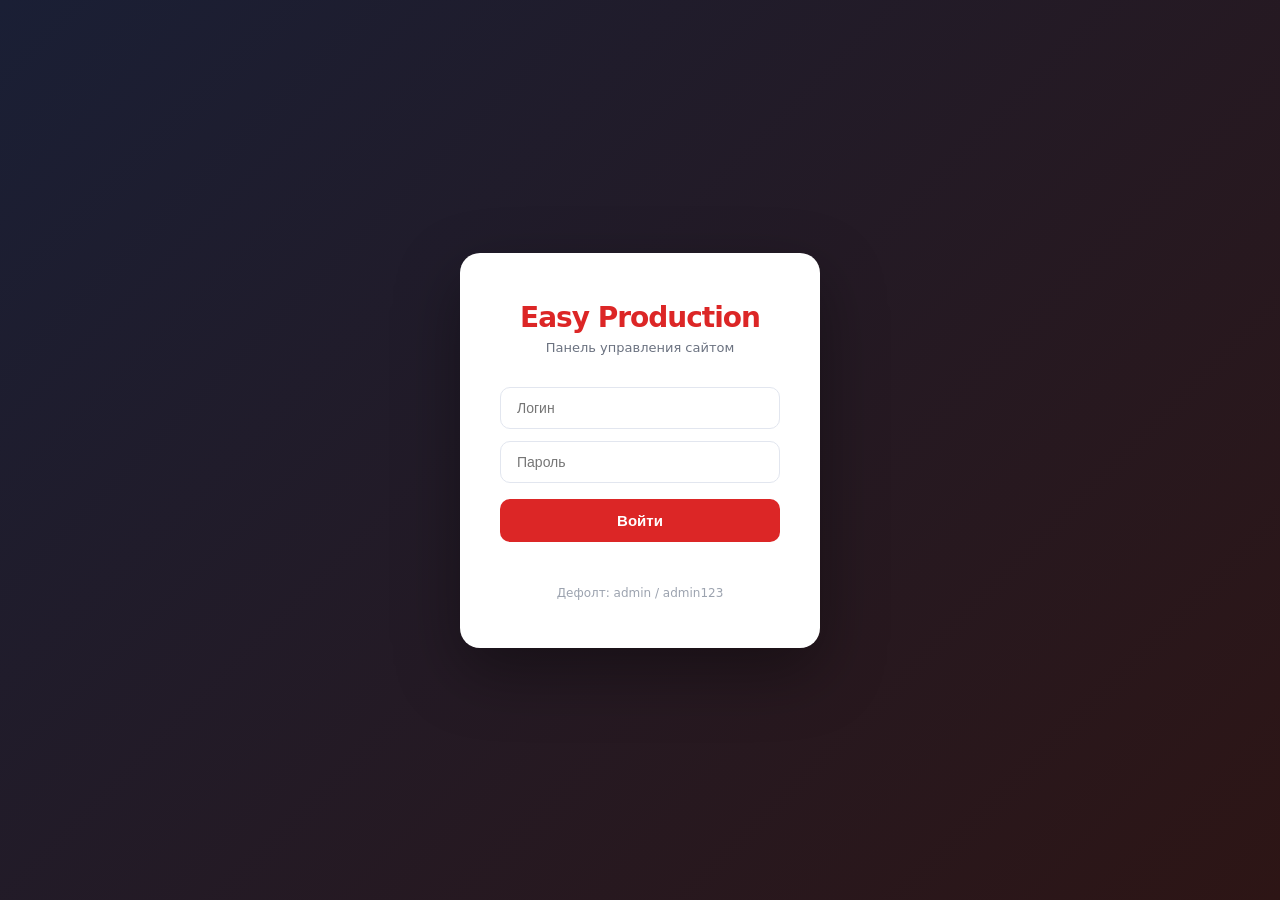
<file: admin.html>
<!DOCTYPE html>
<html lang="ru">
<head>
  <meta charset="UTF-8" />
  <meta name="viewport" content="width=device-width, initial-scale=1.0" />
  <title>Easy Production — Админ-панель</title>
  <style>
    *, *::before, *::after { box-sizing: border-box; margin: 0; padding: 0; }

    :root {
      --a-bg:      #F4F6FA;
      --a-surface: #FFFFFF;
      --a-border:  #E2E6EF;
      --a-accent:  #DC2626;
      --a-accent2: #B91C1C;
      --a-text:    #111827;
      --a-text2:   #6B7280;
      --a-sidebar: #1E2130;
      --a-sidebar2:#282D42;
      --a-success: #16A34A;
      --a-warn:    #D97706;
      --r:         10px;
      --shadow:    0 1px 3px rgba(0,0,0,.10), 0 4px 16px rgba(0,0,0,.06);
    }

    body { font-family: 'Inter', system-ui, sans-serif; font-size: 14px; background: var(--a-bg); color: var(--a-text); height: 100vh; overflow: hidden; }

    /* ── LOGIN ─────────────────────────────────────────────────────────────── */
    #loginScreen {
      display: flex; align-items: center; justify-content: center;
      height: 100vh;
      background: linear-gradient(135deg, #1a1f35 0%, #2d1515 100%);
    }
    .login-box {
      background: white; border-radius: 20px; padding: 48px 40px;
      width: 360px; text-align: center; box-shadow: 0 24px 64px rgba(0,0,0,.35);
    }
    .login-logo { font-size: 28px; font-weight: 800; color: var(--a-accent); letter-spacing: -1px; margin-bottom: 6px; }
    .login-sub { color: var(--a-text2); font-size: 13px; margin-bottom: 32px; }
    .login-box input {
      width: 100%; padding: 12px 16px; border: 1.5px solid var(--a-border);
      border-radius: var(--r); font-size: 14px; margin-bottom: 12px;
      transition: border-color .2s;
    }
    .login-box input:focus { outline: none; border-color: var(--a-accent); }
    .login-btn {
      width: 100%; padding: 13px; background: var(--a-accent); color: white;
      border: none; border-radius: var(--r); font-size: 15px; font-weight: 600;
      cursor: pointer; transition: background .2s; margin-top: 4px;
    }
    .login-btn:hover { background: var(--a-accent2); }
    .login-error { color: var(--a-accent); font-size: 13px; margin-top: 10px; min-height: 18px; }

    /* ── ADMIN SHELL ───────────────────────────────────────────────────────── */
    #adminApp { display: none; flex-direction: column; height: 100vh; }

    /* Topbar */
    .topbar {
      display: flex; align-items: center; gap: 12px;
      background: var(--a-surface); border-bottom: 1px solid var(--a-border);
      padding: 0 20px; height: 56px; flex-shrink: 0;
      box-shadow: var(--shadow);
    }
    .topbar__logo { font-weight: 800; font-size: 16px; color: var(--a-accent); letter-spacing: -.5px; margin-right: auto; }
    .topbar__logo span { color: var(--a-text); font-weight: 400; font-size: 13px; margin-left: 8px; }
    .tb-btn {
      padding: 7px 16px; border-radius: 8px; font-size: 13px; font-weight: 500;
      cursor: pointer; border: 1.5px solid transparent; transition: all .18s;
    }
    .tb-btn--ghost { border-color: var(--a-border); background: transparent; color: var(--a-text2); }
    .tb-btn--ghost:hover { border-color: var(--a-text2); color: var(--a-text); }
    .tb-btn--primary { background: var(--a-accent); color: white; }
    .tb-btn--primary:hover { background: var(--a-accent2); }
    .tb-btn--success { background: var(--a-success); color: white; border-color: var(--a-success); }
    .save-status { font-size: 12px; color: var(--a-text2); }

    /* Layout */
    .admin-body { display: flex; flex: 1; overflow: hidden; }

    /* Sidebar */
    .sidebar {
      width: 220px; background: var(--a-sidebar); color: #CBD5E1;
      flex-shrink: 0; overflow-y: auto; padding: 16px 0;
    }
    .sidebar__section { font-size: 10px; font-weight: 700; letter-spacing: 1.2px;
      color: #64748B; padding: 16px 20px 6px; text-transform: uppercase; }
    .sidebar__link {
      display: flex; align-items: center; gap: 10px;
      padding: 9px 20px; cursor: pointer; font-size: 13.5px; border-radius: 0;
      transition: background .15s, color .15s; color: #94A3B8;
    }
    .sidebar__link:hover { background: var(--a-sidebar2); color: white; }
    .sidebar__link.active { background: rgba(220,38,38,.18); color: #FCA5A5; font-weight: 600; }
    .sidebar__link .icon { width: 16px; text-align: center; }
    .sidebar__link--between { justify-content: space-between; }
    .sidebar__link-inner { display: flex; align-items: center; gap: 10px; }

    /* Main editor area */
    .editor-area {
      flex: 1; overflow-y: auto; padding: 28px 32px;
    }
    .editor-panel { display: none; }
    .editor-panel.active { display: block; }

    .panel-title { font-size: 20px; font-weight: 700; margin-bottom: 6px; }
    .panel-desc { color: var(--a-text2); font-size: 13px; margin-bottom: 24px; }

    /* Form components */
    .field-group { margin-bottom: 20px; }
    .field-group label { display: block; font-size: 12px; font-weight: 600; color: var(--a-text2); margin-bottom: 6px; text-transform: uppercase; letter-spacing: .6px; }
    .field-group input[type="text"],
    .field-group input[type="color"],
    .field-group input[type="url"],
    .field-group textarea,
    .field-group select {
      width: 100%; padding: 10px 14px; border: 1.5px solid var(--a-border);
      border-radius: 8px; font-size: 14px; font-family: inherit;
      background: var(--a-surface); transition: border-color .2s; color: var(--a-text);
    }
    .field-group input:focus,
    .field-group textarea:focus,
    .field-group select:focus { outline: none; border-color: var(--a-accent); }
    .field-group textarea { resize: vertical; min-height: 80px; }
    .field-group input[type="color"] { height: 44px; padding: 4px 6px; cursor: pointer; }

    .fields-grid { display: grid; grid-template-columns: 1fr 1fr; gap: 16px; }
    .fields-grid.cols3 { grid-template-columns: 1fr 1fr 1fr; }

    .card { background: var(--a-surface); border-radius: var(--r); border: 1px solid var(--a-border); padding: 20px; margin-bottom: 16px; box-shadow: var(--shadow); }
    .card__header { display: flex; justify-content: space-between; align-items: center; margin-bottom: 16px; }
    .card__title { font-weight: 700; font-size: 15px; }

    /* Table for calc config */
    .config-table { width: 100%; border-collapse: collapse; }
    .config-table th { font-size: 11px; font-weight: 700; color: var(--a-text2); text-transform: uppercase; letter-spacing: .6px; padding: 8px 12px; text-align: left; border-bottom: 2px solid var(--a-border); }
    .config-table td { padding: 6px 8px; border-bottom: 1px solid var(--a-border); }
    .config-table td input { width: 100%; padding: 6px 10px; border: 1.5px solid var(--a-border); border-radius: 6px; font-size: 13px; font-family: inherit; }
    .config-table td input:focus { outline: none; border-color: var(--a-accent); }

    /* Portfolio item list */
    .portfolio-item {
      display: grid; grid-template-columns: 1fr 1fr 1fr 100px; gap: 10px;
      align-items: center; padding: 10px 0; border-bottom: 1px solid var(--a-border);
    }
    .portfolio-item:last-child { border-bottom: none; }
    .btn-icon { background: none; border: 1.5px solid var(--a-border); border-radius: 6px; padding: 5px 10px; cursor: pointer; font-size: 13px; color: var(--a-text2); transition: all .15s; }
    .btn-icon:hover { border-color: var(--a-accent); color: var(--a-accent); }
    .btn-icon.danger:hover { border-color: #EF4444; color: #EF4444; }

    /* FAQ item */
    .faq-item { background: var(--a-surface); border: 1px solid var(--a-border); border-radius: var(--r); padding: 16px; margin-bottom: 12px; }
    .faq-item__row { display: flex; justify-content: space-between; align-items: center; margin-bottom: 10px; }
    .faq-num { font-size: 11px; font-weight: 700; color: var(--a-text2); text-transform: uppercase; }

    /* Toast notification */
    #toast {
      position: fixed; bottom: 24px; right: 24px; padding: 12px 20px;
      border-radius: 10px; font-size: 14px; font-weight: 500;
      opacity: 0; transform: translateY(10px);
      transition: all .3s; pointer-events: none; z-index: 9999;
    }
    #toast.show { opacity: 1; transform: translateY(0); }
    #toast.success { background: var(--a-success); color: white; }
    #toast.error { background: var(--a-accent); color: white; }

    /* Color preview */
    .color-preview { display: flex; align-items: center; gap: 10px; }
    .color-preview .swatch { width: 32px; height: 32px; border-radius: 50%; border: 2px solid var(--a-border); }

    hr.sep { border: none; border-top: 1px solid var(--a-border); margin: 20px 0; }

    .badge { display: inline-block; font-size: 11px; font-weight: 600; padding: 2px 8px; border-radius: 20px; background: rgba(220,38,38,.12); color: var(--a-accent); margin-left: 8px; }

    /* Scrollbar */
    ::-webkit-scrollbar { width: 6px; }
    ::-webkit-scrollbar-track { background: transparent; }
    ::-webkit-scrollbar-thumb { background: var(--a-border); border-radius: 3px; }

    /* ── Photo upload UI ─────────────────────────────────────────────────────── */
    .upload-area { display: flex; align-items: center; gap: 10px; margin-bottom: 14px; padding: 12px; background: var(--a-bg); border: 1.5px dashed var(--a-border); border-radius: 10px; }
    .upload-area--compact { padding: 6px 8px; margin-bottom: 0; background: transparent; border: none; }
    .upload-thumb { width: 72px; height: 72px; border-radius: 10px; object-fit: cover; border: 1.5px solid var(--a-border); flex-shrink: 0; display: none; }
    .upload-area--compact .upload-thumb { width: 48px; height: 48px; border-radius: 6px; }
    #aboutImgArea .upload-thumb { width: 96px; height: 72px; }
    [data-img-remove] { display: none; }
    .upload-area__hint { margin: 0; font-size: 11px; }
    .upload-placeholder { width: 72px; height: 72px; border-radius: 10px; border: 1.5px dashed var(--a-border); background: var(--a-surface); display: flex; align-items: center; justify-content: center; font-size: 20px; color: var(--a-text2); flex-shrink: 0; }
    .upload-area--compact .upload-placeholder { width: 48px; height: 48px; font-size: 16px; border-radius: 6px; }
    .upload-actions { display: flex; flex-direction: column; gap: 6px; }
    .portfolio-input { padding: 6px 10px; border: 1.5px solid var(--a-border); border-radius: 6px; font-size: 13px; width: 100%; font-family: inherit; }
    .portfolio-input:focus { outline: none; border-color: var(--a-accent); }
    /* Override portfolio-row grid to include photo column */
    .portfolio-row { grid-template-columns: 160px 1fr 1fr 1fr 80px 36px !important; align-items: start; }
    .portfolio-table-header { grid-template-columns: 160px 2fr 2fr 2fr 80px 36px !important; }

    /* ── Utility classes (replaces inline styles) ──────────────────────────── */
    .login-hint { margin-top: 16px; color: #9CA3AF; font-size: 12px; }
    .card__title--mb  { margin-bottom: 16px; }
    .card__title--mb12 { margin-bottom: 12px; }
    .card__title--mb8  { margin-bottom: 8px; }
    .portfolio-table-header {
      display: grid; grid-template-columns: 82px 2fr 2fr 2fr 80px 36px;
      gap: 8px; padding: 8px 0; border-bottom: 2px solid var(--a-border);
      font-size: 11px; font-weight: 700; color: var(--a-text2);
      text-transform: uppercase; letter-spacing: .6px;
    }
    .btn-icon--mt { margin-top: 8px; }
    .hex-display { font-family: monospace; font-size: 13px; }
    .card--danger { background: rgba(220,38,38,.05); border-color: rgba(220,38,38,.2); }
    .card__hint { color: var(--a-text2); font-size: 13px; margin-bottom: 12px; }
    .code--accent { font-size: 12px; color: var(--a-accent); }
    .tb-btn--danger { background: #EF4444; color: white; border-color: #EF4444; }
    .tb-btn--danger:hover { background: #DC2626; border-color: #DC2626; }

    /* ── Photo thumb grid ────────────────────────────────────────────────────── */
    .photo-thumb-grid { display: flex; flex-wrap: wrap; gap: 8px; margin-bottom: 8px; }
    .photo-thumb-item { position: relative; }
    .photo-thumb-item img { width: 72px; height: 72px; object-fit: cover; border-radius: 8px; border: 1.5px solid var(--a-border); display: block; }
    .photo-thumb-remove { position: absolute; top: -6px; right: -6px; width: 20px; height: 20px; border-radius: 50%; background: var(--a-accent); color: white; border: none; cursor: pointer; font-size: 11px; display: flex; align-items: center; justify-content: center; padding: 0; }
    .photo-thumb-remove:hover { background: var(--a-accent2); }

    /* ── Model status indicators ─────────────────────────────────────────────── */
    .model-status--ok   { color: var(--a-success); font-size: 12px; font-weight: 600; }
    .model-status--none { color: var(--a-text2);   font-size: 12px; }

    /* ── Design panel helpers ─────────────────────────────────────────────────── */
    .hidden-field         { display: none; }
    .field-group--mt      { margin-top: 12px; }
    .upload-area--mb      { margin-bottom: 8px; }
    .hint--sm             { font-size: 11px; }
    .bg-preview-thumb     { width: 120px; height: 80px; object-fit: cover; border-radius: 8px; border: 1.5px solid var(--a-border); }
    .font-preview-box     { margin-top: 10px; padding: 12px; border: 1.5px solid var(--a-border); border-radius: 8px; font-size: 18px; }

    /* ── Mobile responsive ────────────────────────────────────────────────────── */
    .topbar__hamburger {
      display: none; align-items: center; justify-content: center;
      width: 40px; height: 40px; border: none; background: transparent;
      cursor: pointer; border-radius: 8px; color: var(--a-text); font-size: 20px;
      flex-shrink: 0; transition: background .15s;
    }
    .topbar__hamburger:hover { background: var(--a-bg); }
    .sidebar-overlay {
      display: none; position: fixed; inset: 0; background: rgba(0,0,0,.45);
      z-index: 200; cursor: pointer;
    }
    .sidebar-overlay.open { display: block; }

    @media (max-width: 768px) {
      body { overflow: auto; }
      #adminApp { height: auto; min-height: 100vh; overflow: auto; }
      .topbar__hamburger { display: flex; }
      .topbar { padding: 0 12px; gap: 8px; }
      .topbar__logo span { display: none; }
      .save-status { display: none; }
      /* Hide export + preview on mobile; keep Save + Logout */
      .tb-btn--ghost.hide-mobile { display: none; }

      /* Sidebar becomes fixed overlay */
      .sidebar {
        position: fixed; top: 0; left: 0; bottom: 0;
        z-index: 300; transform: translateX(-100%);
        transition: transform .25s ease; box-shadow: none;
        width: 240px;
      }
      .sidebar.open {
        transform: translateX(0);
        box-shadow: 4px 0 24px rgba(0,0,0,.35);
      }

      .admin-body { flex-direction: column; overflow: auto; }
      .editor-area { padding: 16px 14px; overflow: visible; }

      /* Fields grid → single col */
      .fields-grid { grid-template-columns: 1fr !important; }

      /* Portfolio table → horizontal scroll */
      .portfolio-table-header,
      #portfolioList { overflow-x: auto; }
      .portfolio-row,
      .portfolio-table-header {
        grid-template-columns: 120px 1fr 1fr 80px 36px !important;
        min-width: 520px;
      }

      /* Config tables → horizontal scroll */
      .card { overflow-x: auto; }
      .config-table { min-width: 480px; }

      /* Cards smaller padding */
      .card { padding: 14px 12px; }
      .order-card__header { padding: 12px 14px 8px; }
      .order-card__body { padding: 10px 14px; }
      .order-card__actions { padding: 8px 14px 12px; }

      /* Touch-friendly buttons */
      .tb-btn { min-height: 40px; padding: 7px 12px; font-size: 12px; }
      .btn-icon { min-height: 36px; min-width: 36px; }
      .btn-order-action { min-height: 40px; }
      .sidebar__link { min-height: 44px; }

      /* Login box full width */
      .login-box { width: calc(100vw - 32px); padding: 36px 24px; }
    }

    @media (max-width: 480px) {
      .editor-area { padding: 12px 10px; }
      .panel-title { font-size: 17px; }
      .topbar { height: 50px; }
    }

    /* ── Orders badge ─────────────────────────────────────────────────────────── */
    .orders-badge {
      display: inline-flex; align-items: center; justify-content: center;
      min-width: 18px; height: 18px; padding: 0 5px;
      background: var(--a-accent); color: white; border-radius: 9px;
      font-size: 11px; font-weight: 700; margin-left: auto;
    }

    /* ── Order cards ──────────────────────────────────────────────────────────── */
    #ordersContainer { display: flex; flex-direction: column; gap: 16px; }
    .orders-empty { color: var(--a-text2); font-size: 14px; padding: 24px 0; text-align: center; }
    .order-card {
      border: 1.5px solid var(--a-border); border-radius: 14px; background: var(--a-surface);
      overflow: hidden; transition: box-shadow .2s;
    }
    .order-card--new { border-color: #FBBF24; box-shadow: 0 0 0 3px rgba(251,191,36,.12); }
    .order-card__header {
      display: flex; align-items: center; justify-content: space-between;
      padding: 14px 18px 10px; border-bottom: 1px solid var(--a-border);
      gap: 12px; flex-wrap: wrap;
    }
    .order-card__name { font-weight: 700; font-size: 15px; margin-right: 8px; }
    .order-badge-new  { display: inline-block; padding: 2px 10px; border-radius: 20px; background: #FEF3C7; color: #92400E; font-size: 11px; font-weight: 700; }
    .order-badge-done { display: inline-block; padding: 2px 10px; border-radius: 20px; background: #D1FAE5; color: #065F46; font-size: 11px; font-weight: 700; }
    .order-card__date { font-size: 12px; color: var(--a-text2); white-space: nowrap; }
    .order-card__design img { width: 100%; max-height: 180px; object-fit: contain; background: #f8f9fc; border-bottom: 1px solid var(--a-border); display: block; }
    .order-card__body { padding: 12px 18px; display: flex; flex-direction: column; gap: 6px; }
    .order-card__row { display: flex; gap: 8px; font-size: 13px; align-items: flex-start; }
    .order-card__row a { color: var(--a-accent); text-decoration: none; }
    .order-card__comment { color: var(--a-text2); }
    .order-card__quote { font-size: 12px; color: var(--a-text2); background: var(--a-bg); border-radius: 8px; padding: 6px 10px; }
    .order-card__source { font-size: 11px; color: var(--a-text2); margin-top: 4px; }
    .order-card__actions { display: flex; gap: 8px; padding: 10px 18px 14px; flex-wrap: wrap; }
    .btn-order-action { padding: 7px 16px; border-radius: 8px; border: 1.5px solid; font-size: 13px; font-weight: 500; cursor: pointer; transition: all .15s; }
    .btn-order-done { border-color: #16A34A; color: #16A34A; background: transparent; }
    .btn-order-done:hover { background: #16A34A; color: white; }
    .btn-order-del  { border-color: var(--a-border); color: var(--a-text2); background: transparent; }
    .btn-order-del:hover  { border-color: var(--a-accent); color: var(--a-accent); }
  </style>
</head>
<body>

<!-- ── LOGIN SCREEN ────────────────────────────────────────────────────────── -->
<div id="loginScreen">
  <div class="login-box">
    <div class="login-logo">Easy Production</div>
    <div class="login-sub">Панель управления сайтом</div>
    <input type="text" id="loginUser" placeholder="Логин" autocomplete="username" />
    <input type="password" id="loginPass" placeholder="Пароль" autocomplete="current-password" />
    <button class="login-btn" onclick="Auth.doLogin()">Войти</button>
    <div class="login-error" id="loginError"></div>
    <div class="login-hint">Дефолт: admin / admin123</div>
  </div>
</div>

<!-- ── ADMIN APP ───────────────────────────────────────────────────────────── -->
<div id="adminApp">

  <!-- Topbar -->
  <header class="topbar">
    <button class="topbar__hamburger" id="sidebarToggle" aria-label="Открыть меню">&#9776;</button>
    <div class="topbar__logo">EP Admin <span>Панель управления</span></div>
    <span class="save-status" id="saveStatus"></span>
    <button class="tb-btn tb-btn--ghost hide-mobile" onclick="Admin.preview()">👁 Превью</button>
    <button class="tb-btn tb-btn--ghost hide-mobile" onclick="Admin.exportJSON()">⬇ JSON</button>
    <button class="tb-btn tb-btn--primary" onclick="Admin.save()">💾 Сохранить</button>
    <button class="tb-btn tb-btn--ghost" onclick="Auth.logout()">Выйти</button>
  </header>

  <div class="admin-body">

    <!-- Sidebar overlay (mobile) -->
    <div class="sidebar-overlay" id="sidebarOverlay"></div>

    <!-- Sidebar -->
    <nav class="sidebar" id="adminSidebar">
      <div class="sidebar__section">Заявки</div>
      <div class="sidebar__link sidebar__link--between" onclick="Admin.show('orders')" data-panel="orders">
        <span class="sidebar__link-inner"><span class="icon">📥</span>Заявки</span>
        <span class="orders-badge" id="ordersBadge" hidden>0</span>
      </div>
      <div class="sidebar__section">Контент</div>
      <div class="sidebar__link active" onclick="Admin.show('hero')" data-panel="hero"><span class="icon">🏠</span>Главная (Hero)</div>
      <div class="sidebar__link" onclick="Admin.show('about')" data-panel="about"><span class="icon">ℹ️</span>О студии</div>
      <div class="sidebar__link" onclick="Admin.show('services')" data-panel="services"><span class="icon">🧵</span>Услуги</div>
      <div class="sidebar__link" onclick="Admin.show('process')" data-panel="process"><span class="icon">📋</span>Процесс</div>
      <div class="sidebar__link" onclick="Admin.show('portfolio')" data-panel="portfolio"><span class="icon">🖼</span>Портфолио</div>
      <div class="sidebar__link" onclick="Admin.show('faq')" data-panel="faq"><span class="icon">❓</span>FAQ</div>
      <div class="sidebar__link" onclick="Admin.show('contact')" data-panel="contact"><span class="icon">📬</span>Контакты</div>
      <div class="sidebar__section">Настройки</div>
      <div class="sidebar__link" onclick="Admin.show('models')" data-panel="models"><span class="icon">📦</span>3D Модели</div>
      <div class="sidebar__link" onclick="Admin.show('calculator')" data-panel="calculator"><span class="icon">🧮</span>Калькулятор</div>
      <div class="sidebar__link" onclick="Admin.show('design')" data-panel="design"><span class="icon">🎨</span>Дизайн</div>
    </nav>

    <!-- Editor area -->
    <main class="editor-area" id="editorArea">

      <!-- ORDERS -->
      <section class="editor-panel" id="panel-orders">
        <div class="panel-title">Заявки <span class="badge hidden-field" id="ordersPanelBadge"></span></div>
        <div class="panel-desc">Заявки от пользователей сайта — из формы заказа, конструктора и контакт-формы.</div>
        <div class="card">
          <div id="ordersContainer">
            <p class="orders-empty">Загрузка...</p>
          </div>
        </div>
      </section>

      <!-- HERO -->
      <section class="editor-panel active" id="panel-hero">
        <div class="panel-title">Главная секция (Hero)</div>
        <div class="panel-desc">Заголовок, подзаголовок, кнопки и статистика на главной странице.</div>
        <div class="card">
          <div class="card__title card__title--mb">Тексты</div>
          <div class="field-group"><label>Тег-строка (eyebrow)</label><input type="text" data-key="hero.eyebrow" /></div>
          <div class="fields-grid">
            <div class="field-group"><label>Заголовок — строка 1</label><input type="text" data-key="hero.titleLine1" /></div>
            <div class="field-group"><label>Заголовок — строка 2</label><input type="text" data-key="hero.titleLine2" /></div>
            <div class="field-group"><label>Заголовок — строка 3</label><input type="text" data-key="hero.titleLine3" /></div>
          </div>
          <div class="field-group"><label>Подзаголовок</label><textarea data-key="hero.subtitle"></textarea></div>
          <div class="fields-grid">
            <div class="field-group"><label>Кнопка 1 (CTA)</label><input type="text" data-key="hero.ctaPrimary" /></div>
            <div class="field-group"><label>Кнопка 2</label><input type="text" data-key="hero.ctaSecondary" /></div>
          </div>
          <div class="field-group">
            <label>Фото Hero (до 4 фото — слайдер на главной)</label>
            <div id="heroPhotosContainer"></div>
            <button class="btn-icon btn-icon--mt" onclick="uploadSectionPhotos('hero')">&#128247; Добавить фото</button>
          </div>
        </div>
        <div class="card">
          <div class="card__title card__title--mb">Статистика</div>
          <div class="fields-grid cols3">
            <div class="field-group"><label>Значение 1</label><input type="text" data-key="hero.stat1Value" /></div>
            <div class="field-group"><label>Подпись 1</label><input type="text" data-key="hero.stat1Label" /></div>
          </div>
          <div class="fields-grid cols3">
            <div class="field-group"><label>Значение 2</label><input type="text" data-key="hero.stat2Value" /></div>
            <div class="field-group"><label>Подпись 2</label><input type="text" data-key="hero.stat2Label" /></div>
          </div>
          <div class="fields-grid cols3">
            <div class="field-group"><label>Значение 3</label><input type="text" data-key="hero.stat3Value" /></div>
            <div class="field-group"><label>Подпись 3</label><input type="text" data-key="hero.stat3Label" /></div>
          </div>
        </div>
      </section>

      <!-- ABOUT -->
      <section class="editor-panel" id="panel-about">
        <div class="panel-title">О студии</div>
        <div class="panel-desc">Раздел с описанием компании и ключевыми преимуществами.</div>
        <div class="card">
          <div class="field-group"><label>Тег-строка</label><input type="text" data-key="about.label" /></div>
          <div class="field-group"><label>Заголовок</label><input type="text" data-key="about.title" /></div>
          <div class="field-group"><label>Абзац 1</label><textarea data-key="about.text1"></textarea></div>
          <div class="field-group"><label>Абзац 2</label><textarea data-key="about.text2"></textarea></div>
          <div class="field-group">
            <label>Фото студии (до 4 фото — слайдер в секции О нас)</label>
            <div id="aboutPhotosContainer"></div>
            <button class="btn-icon btn-icon--mt" onclick="uploadSectionPhotos('about')">&#128247; Добавить фото</button>
          </div>
          <hr class="sep">
          <div class="card__title card__title--mb">4 столпа</div>
          <div class="fields-grid">
            <div class="field-group"><label>Столп 1</label><input type="text" data-key="about.pillar1" /></div>
            <div class="field-group"><label>Столп 2</label><input type="text" data-key="about.pillar2" /></div>
            <div class="field-group"><label>Столп 3</label><input type="text" data-key="about.pillar3" /></div>
            <div class="field-group"><label>Столп 4</label><input type="text" data-key="about.pillar4" /></div>
          </div>
        </div>
      </section>

      <!-- SERVICES -->
      <section class="editor-panel" id="panel-services">
        <div class="panel-title">Услуги</div>
        <div class="panel-desc">Четыре карточки услуг.</div>
        <div class="card">
          <div class="fields-grid">
            <div class="field-group"><label>Тег-строка</label><input type="text" data-key="services.label" /></div>
            <div class="field-group"><label>Заголовок</label><input type="text" data-key="services.title" /></div>
          </div>
        </div>
        <div id="serviceCardsContainer"></div>
      </section>

      <!-- PROCESS -->
      <section class="editor-panel" id="panel-process">
        <div class="panel-title">Процесс работы</div>
        <div class="panel-desc">5 шагов от заявки до доставки.</div>
        <div class="card">
          <div class="fields-grid">
            <div class="field-group"><label>Тег-строка</label><input type="text" data-key="process.label" /></div>
            <div class="field-group"><label>Заголовок</label><input type="text" data-key="process.title" /></div>
          </div>
        </div>
        <div id="processStepsContainer"></div>
      </section>

      <!-- PORTFOLIO -->
      <section class="editor-panel" id="panel-portfolio">
        <div class="panel-title">Портфолио</div>
        <div class="panel-desc">Карточки работ. Изображения хранятся в IndexedDB (без ограничений).</div>
        <div class="card">
          <div class="fields-grid">
            <div class="field-group"><label>Тег-строка</label><input type="text" data-key="portfolio.label" /></div>
            <div class="field-group"><label>Заголовок</label><input type="text" data-key="portfolio.title" /></div>
          </div>
        </div>
        <div class="card">
          <div class="card__header">
            <div class="card__title">Проекты</div>
            <button class="btn-icon" onclick="Editor.addPortfolioItem()">+ Добавить</button>
          </div>
          <div class="portfolio-table-header">
            <span>Фото</span><span>Название</span><span>Клиент</span><span>Метод</span><span>Тег</span><span></span>
          </div>
          <div id="portfolioList"></div>
        </div>
      </section>

      <!-- FAQ -->
      <section class="editor-panel" id="panel-faq">
        <div class="panel-title">Часто задаваемые вопросы</div>
        <div class="panel-desc">Редактируйте вопросы и ответы.</div>
        <div class="card">
          <div class="fields-grid">
            <div class="field-group"><label>Тег-строка</label><input type="text" data-key="faq.label" /></div>
            <div class="field-group"><label>Заголовок</label><input type="text" data-key="faq.title" /></div>
          </div>
        </div>
        <div id="faqList"></div>
        <button class="btn-icon btn-icon--mt" onclick="Editor.addFaqItem()">+ Добавить вопрос</button>
      </section>

      <!-- CONTACT -->
      <section class="editor-panel" id="panel-contact">
        <div class="panel-title">Контакты</div>
        <div class="panel-desc">Контактная информация и ссылки.</div>
        <div class="card">
          <div class="fields-grid">
            <div class="field-group"><label>Тег-строка</label><input type="text" data-key="contact.label" /></div>
            <div class="field-group"><label>Заголовок</label><input type="text" data-key="contact.title" /></div>
          </div>
          <div class="field-group"><label>Описание</label><textarea data-key="contact.desc"></textarea></div>
          <hr class="sep">
          <div class="fields-grid">
            <div class="field-group"><label>Telegram URL</label><input type="url" data-key="contact.telegram" /></div>
            <div class="field-group"><label>WhatsApp URL</label><input type="url" data-key="contact.whatsapp" /></div>
            <div class="field-group"><label>Email</label><input type="text" data-key="contact.email" /></div>
            <div class="field-group"><label>Телефон</label><input type="text" data-key="contact.phone" /></div>
            <div class="field-group"><label>Адрес</label><input type="text" data-key="contact.address" /></div>
            <div class="field-group"><label>Часы работы</label><input type="text" data-key="contact.workHours" /></div>
          </div>
        </div>
      </section>

      <!-- 3D MODELS -->
      <section class="editor-panel" id="panel-models">
        <div class="panel-title">3D Модели конструктора <span class="badge">GLB</span></div>
        <div class="panel-desc">Загрузите .glb файлы для каждого вида одежды. Если модель загружена — она отображается в конструкторе на сайте вместо процедурной геометрии.</div>
        <div class="card">
          <div class="card__hint">Модели хранятся в IndexedDB браузера. Поддерживается любой .glb/.gltf файл. Текстура нанесения накладывается поверх модели автоматически.</div>
        </div>
        <div id="modelsContainer"></div>
      </section>

      <!-- CALCULATOR CONFIG -->
      <section class="editor-panel" id="panel-calculator">
        <div class="panel-title">Калькулятор <span class="badge">Цены</span></div>
        <div class="panel-desc">Базовая стоимость нанесения и все коэффициенты цен. Изменения вступают в силу сразу после сохранения.</div>
        <div class="card">
          <div class="card__title card__title--mb12">Базовая стоимость нанесения</div>
          <div class="fields-grid">
            <div class="field-group"><label>Базовая цена (₽)</label><input type="text" id="calc-printBase" /></div>
          </div>
        </div>
        <div class="card">
          <div class="card__title card__title--mb12">Изделия — базовые цены</div>
          <table class="config-table" id="calc-products"></table>
        </div>
        <div class="card">
          <div class="card__title card__title--mb12">Способы нанесения</div>
          <table class="config-table" id="calc-methods"></table>
        </div>
        <div class="card">
          <div class="card__title card__title--mb12">Размеры принта — надбавки (₽)</div>
          <table class="config-table" id="calc-sizes"></table>
        </div>
        <div class="card">
          <div class="card__title card__title--mb12">Скидки за объём</div>
          <table class="config-table" id="calc-tiers"></table>
        </div>
      </section>

      <!-- DESIGN -->
      <section class="editor-panel" id="panel-design">
        <div class="panel-title">Дизайн и настройки</div>
        <div class="panel-desc">Шрифт, цвета, фон и мета-данные. Все изменения применяются на сайте при загрузке страницы.</div>

        <!-- Meta -->
        <div class="card">
          <div class="card__title card__title--mb">Мета-данные</div>
          <div class="field-group"><label>Заголовок вкладки</label><input type="text" data-key="site.title" /></div>
          <div class="field-group"><label>Описание (meta)</label><textarea data-key="site.description"></textarea></div>
        </div>

        <!-- Colors -->
        <div class="card">
          <div class="card__title card__title--mb">Цвета</div>
          <div class="fields-grid">
            <div class="field-group">
              <label>Акцентный цвет</label>
              <div class="color-preview">
                <input type="color" data-key="site.accentColor" id="accentColorInput" value="#DC2626" />
                <span id="accentColorHex" class="hex-display">#DC2626</span>
              </div>
            </div>
            <div class="field-group">
              <label>Цвет текста</label>
              <div class="color-preview">
                <input type="color" data-key="site.textColor" id="textColorInput" value="#111111" />
                <span id="textColorHex" class="hex-display">#111111</span>
              </div>
            </div>
          </div>
        </div>

        <!-- Font -->
        <div class="card">
          <div class="card__title card__title--mb">Шрифт сайта</div>
          <div class="card__hint">Выберите гарнитуру. Google Fonts загружаются автоматически на основном сайте.</div>
          <div class="field-group field-group--mt">
            <label>Семейство шрифтов</label>
            <select data-key="site.fontFamily" id="fontFamilySelect">
              <option value="">— По умолчанию (Inter) —</option>
              <optgroup label="Системные">
                <option value="system-ui">System UI</option>
                <option value="Arial">Arial</option>
                <option value="Georgia">Georgia</option>
              </optgroup>
              <optgroup label="Google Fonts — Гротески">
                <option value="Roboto">Roboto</option>
                <option value="Open Sans">Open Sans</option>
                <option value="Lato">Lato</option>
                <option value="Montserrat">Montserrat</option>
                <option value="Poppins">Poppins</option>
                <option value="Raleway">Raleway</option>
                <option value="Nunito">Nunito</option>
                <option value="Oswald">Oswald</option>
                <option value="Mulish">Mulish</option>
              </optgroup>
              <optgroup label="Google Fonts — Засечки">
                <option value="Playfair Display">Playfair Display</option>
                <option value="Merriweather">Merriweather</option>
                <option value="PT Serif">PT Serif</option>
              </optgroup>
            </select>
          </div>
          <div id="fontPreviewBox" class="font-preview-box hidden-field">
            Быстрая бурая лиса перепрыгивает через ленивую собаку — Easy Production
          </div>
        </div>

        <!-- Background -->
        <div class="card">
          <div class="card__title card__title--mb">Фон сайта</div>
          <div class="field-group">
            <label>Тип фона</label>
            <select data-key="site.bgType" id="bgTypeSelect">
              <option value="">— По умолчанию —</option>
              <option value="color">Цвет</option>
              <option value="image">Фоновое фото</option>
            </select>
          </div>
          <div id="bgColorField" class="hidden-field">
            <div class="field-group">
              <label>Цвет фона</label>
              <div class="color-preview">
                <input type="color" data-key="site.bgColor" id="bgColorInput" value="#ffffff" />
                <span id="bgColorHex" class="hex-display">#ffffff</span>
              </div>
            </div>
          </div>
          <div id="bgImageField" class="hidden-field">
            <div class="field-group"><label>Фоновое изображение</label></div>
            <div class="upload-area upload-area--mb">
              <div class="upload-placeholder" id="bgImgPlaceholder">🖼</div>
              <img id="bgImgPreview" class="bg-preview-thumb hidden-field" alt="Фон" />
              <div class="upload-actions">
                <button class="btn-icon" onclick="uploadSiteBg()">📷 Загрузить фото</button>
                <button class="btn-icon danger hidden-field" id="bgImgRemove" onclick="removeSiteBg()">🗑 Удалить</button>
              </div>
            </div>
            <div class="card__hint hint--sm">Рекомендуется JPG, 1920×1080px+. Фото хранится в IndexedDB.</div>
          </div>
        </div>

        <div class="card card--danger">
          <div class="card__title card__title--mb8">🔑 Смена пароля</div>
          <div class="card__hint">Пароль хранится в admin/auth.js. Для смены отредактируйте файл напрямую.</div>
          <code class="code--accent">ADMIN_PASSWORD = 'admin123'</code>
        </div>
        <div class="card">
          <div class="card__title card__title--mb8">🗑 Сброс данных</div>
          <div class="card__hint">Удаляет все сохранённые изменения и возвращает исходные тексты.</div>
          <button class="tb-btn tb-btn--danger" onclick="Admin.reset()">Сбросить все изменения</button>
        </div>
      </section>

    </main>
  </div>
</div>

<div id="toast"></div>

<script src="js/db.js"></script>
<script src="admin/auth.js"></script>
<script src="admin/uploader.js"></script>
<script src="admin/editor.js"></script>
<script src="admin/calculator-config.js"></script>
<script>
  // ── Mobile sidebar toggle ──────────────────────────────────────────────────
  (function () {
    var toggle  = document.getElementById('sidebarToggle');
    var sidebar = document.getElementById('adminSidebar');
    var overlay = document.getElementById('sidebarOverlay');

    function openSidebar()  { sidebar.classList.add('open'); overlay.classList.add('open'); }
    function closeSidebar() { sidebar.classList.remove('open'); overlay.classList.remove('open'); }

    toggle.addEventListener('click', function () {
      sidebar.classList.contains('open') ? closeSidebar() : openSidebar();
    });
    overlay.addEventListener('click', closeSidebar);

    // Close sidebar when a nav link is clicked on mobile
    sidebar.addEventListener('click', function (e) {
      if (window.innerWidth <= 768 && e.target.closest('.sidebar__link')) {
        closeSidebar();
      }
    });
  }());

  // Boot
  if (Auth.isAuthenticated()) {
    document.getElementById('loginScreen').style.display = 'none';
    document.getElementById('adminApp').style.display = 'flex';
    Admin.init();
  }

  document.getElementById('loginUser').addEventListener('keydown', e => { if (e.key === 'Enter') document.getElementById('loginPass').focus(); });
  document.getElementById('loginPass').addEventListener('keydown', e => { if (e.key === 'Enter') Auth.doLogin(); });

  // Color pickers — live hex display
  document.addEventListener('input', e => {
    const key = e.target.dataset.key;
    if (key === 'site.accentColor') document.getElementById('accentColorHex').textContent = e.target.value;
    if (key === 'site.textColor')   document.getElementById('textColorHex').textContent   = e.target.value;
    if (key === 'site.bgColor')     document.getElementById('bgColorHex').textContent     = e.target.value;
  });

  // bgType select — show/hide sub-fields
  function updateBgTypeVisibility(val) {
    document.getElementById('bgColorField').classList.toggle('hidden-field', val !== 'color');
    document.getElementById('bgImageField').classList.toggle('hidden-field', val !== 'image');
  }
  document.getElementById('bgTypeSelect').addEventListener('change', function () {
    updateBgTypeVisibility(this.value);
  });

  // Font select — live preview + load Google Font in admin
  const SYSTEM_FONTS = ['', 'system-ui', 'Arial', 'Georgia'];
  document.getElementById('fontFamilySelect').addEventListener('change', function () {
    const font = this.value;
    const previewBox = document.getElementById('fontPreviewBox');
    if (!font) {
      previewBox.classList.add('hidden-field');
      document.querySelector('.editor-area').style.fontFamily = '';
      return;
    }
    if (!SYSTEM_FONTS.includes(font)) {
      const id = 'gf-' + font.replace(/\s+/g, '-');
      if (!document.getElementById(id)) {
        const link = document.createElement('link');
        link.id   = id;
        link.rel  = 'stylesheet';
        link.href = 'https://fonts.googleapis.com/css2?family=' + font.replace(/ /g, '+') + ':wght@400;700&display=swap';
        document.head.appendChild(link);
      }
    }
    previewBox.classList.remove('hidden-field');
    previewBox.style.fontFamily = '"' + font + '", system-ui, sans-serif';
    document.querySelector('.editor-area').style.fontFamily = '"' + font + '", system-ui, sans-serif';
  });

  // Restore design panel state after init
  setTimeout(function () {
    const bgType = document.getElementById('bgTypeSelect').value;
    updateBgTypeVisibility(bgType);
    // Restore text/bg color hex displays
    const tc = document.getElementById('textColorInput');
    if (tc && tc.value) document.getElementById('textColorHex').textContent = tc.value;
    const bc = document.getElementById('bgColorInput');
    if (bc && bc.value) document.getElementById('bgColorHex').textContent = bc.value;
    // Font preview
    const ff = document.getElementById('fontFamilySelect').value;
    if (ff) document.getElementById('fontFamilySelect').dispatchEvent(new Event('change'));
  }, 450);

  // Restore image previews for section images (hero, about) after init
  function restoreSectionImgPreviews() {
    const keys = ['hero.bgImage', 'about.image'];
    keys.forEach(key => {
      const saved = localStorage.getItem('ep_content');
      if (!saved) return;
      try {
        const content = JSON.parse(saved);
        const val = key.split('.').reduce((o, k) => o?.[k], content);
        if (!val) return;
        const preview = document.querySelector(`[data-img-preview="${key}"]`);
        const placeholder = document.querySelector(`[data-img-placeholder="${key}"]`);
        const removeBtn = document.querySelector(`[data-img-remove="${key}"]`);
        if (preview) { preview.src = val; preview.style.display = 'block'; }
        if (placeholder) placeholder.style.display = 'none';
        if (removeBtn) removeBtn.style.display = '';
      } catch (_) {}
    });
  }
  // Run after Admin.init() resolves
  setTimeout(restoreSectionImgPreviews, 400);
</script>
</body>
</html>
</file>
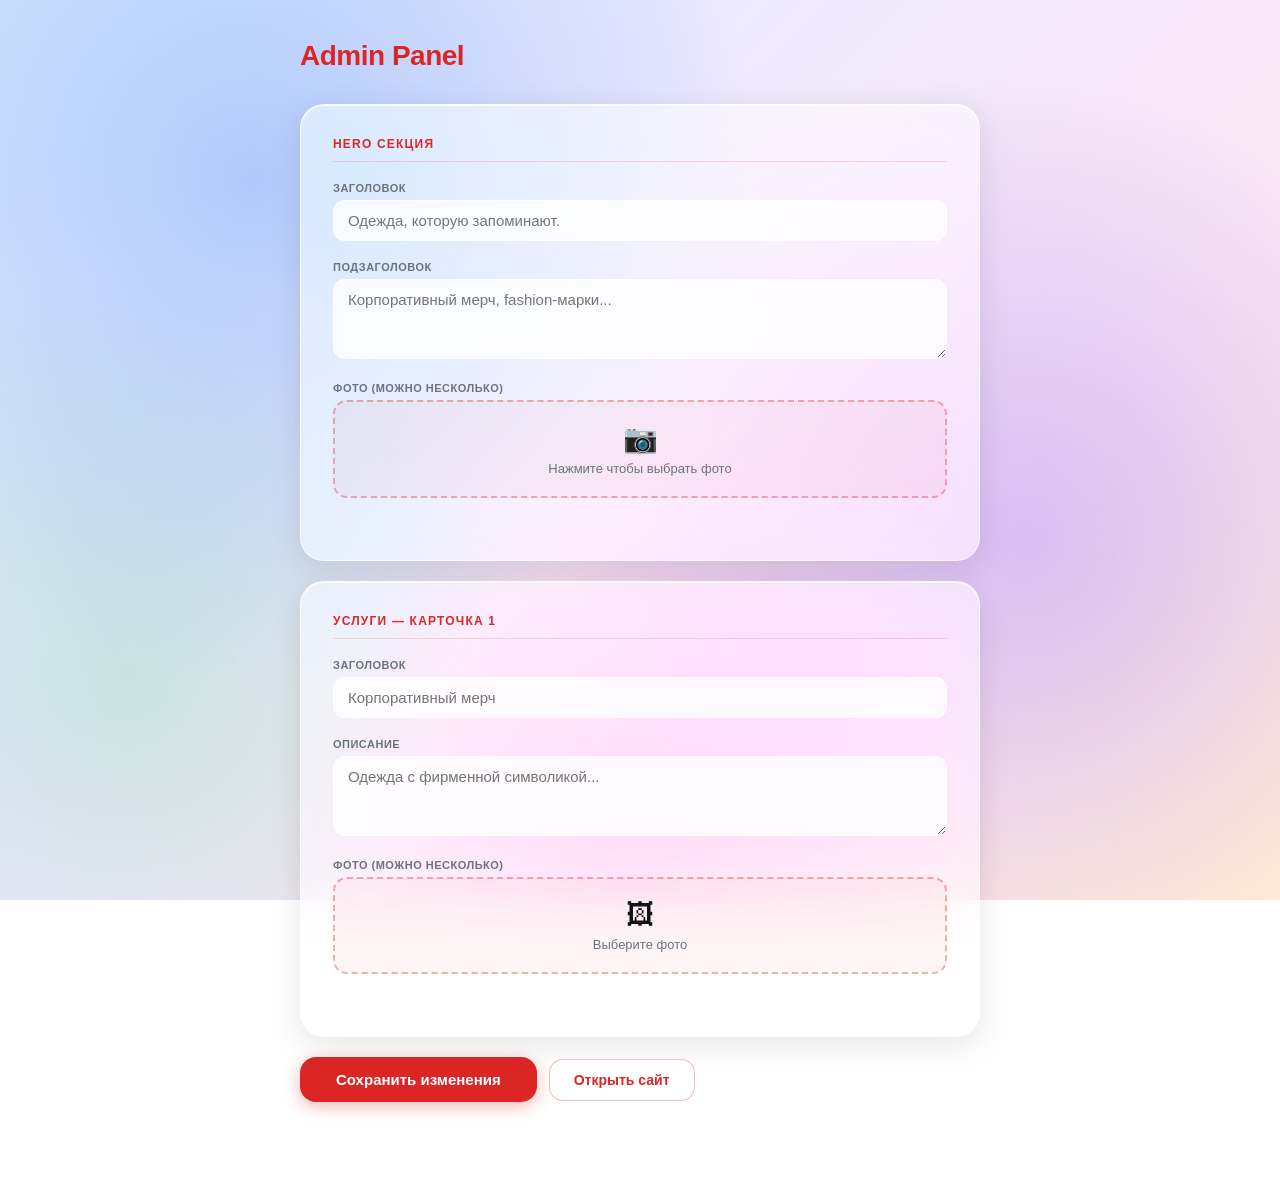
<file: test-admin.html>
<!DOCTYPE html>
<html lang="ru">
<head>
  <meta charset="UTF-8">
  <meta name="viewport" content="width=device-width, initial-scale=1.0">
  <title>Admin — Easy Production</title>
  <style>
    * { box-sizing: border-box; margin: 0; padding: 0; }

    body {
      min-height: 100vh;
      font-family: -apple-system, BlinkMacSystemFont, 'Inter', sans-serif;
      font-size: 15px;
      color: #111;
      background: linear-gradient(135deg, #dbeafe 0%, #ede9fe 35%, #fce7f3 70%, #ffedd5 100%);
      background-attachment: fixed;
      padding: 40px 20px 100px;
    }

    body::before {
      content: '';
      position: fixed;
      inset: 0;
      background:
        radial-gradient(circle at 20% 20%, rgba(59,130,246,0.30) 0%, transparent 40%),
        radial-gradient(circle at 80% 60%, rgba(139,92,246,0.30) 0%, transparent 40%),
        radial-gradient(circle at 50% 90%, rgba(236,72,153,0.25) 0%, transparent 35%),
        radial-gradient(circle at 10% 75%, rgba(34,197,94,0.18) 0%, transparent 30%);
      pointer-events: none;
      z-index: 0;
    }

    .wrap {
      position: relative;
      z-index: 1;
      max-width: 680px;
      margin: 0 auto;
    }

    h1 {
      font-size: 28px;
      font-weight: 800;
      color: #DC2626;
      margin-bottom: 32px;
      letter-spacing: -0.5px;
    }

    .glass {
      background: rgba(255,255,255,0.55);
      -webkit-backdrop-filter: blur(28px) saturate(200%);
      backdrop-filter: blur(28px) saturate(200%);
      border: 1px solid rgba(255,255,255,0.75);
      border-radius: 24px;
      padding: 32px;
      box-shadow: 0 8px 32px rgba(0,0,0,0.10), inset 0 1px 0 rgba(255,255,255,0.90);
      margin-bottom: 20px;
    }

    .section-title {
      font-size: 12px;
      font-weight: 700;
      color: #DC2626;
      text-transform: uppercase;
      letter-spacing: 1.2px;
      margin-bottom: 20px;
      padding-bottom: 10px;
      border-bottom: 1px solid rgba(220,38,38,0.15);
    }

    label {
      display: block;
      font-size: 11px;
      font-weight: 700;
      color: #6B7280;
      text-transform: uppercase;
      letter-spacing: 0.5px;
      margin-bottom: 6px;
    }

    input[type="text"], textarea {
      width: 100%;
      padding: 11px 14px;
      background: rgba(255,255,255,0.65);
      -webkit-backdrop-filter: blur(8px);
      backdrop-filter: blur(8px);
      border: 1.5px solid rgba(255,255,255,0.85);
      border-radius: 12px;
      font-size: 15px;
      font-family: inherit;
      color: #111;
      margin-bottom: 20px;
      transition: border-color 0.2s, box-shadow 0.2s;
      outline: none;
    }

    input[type="text"]:focus, textarea:focus {
      border-color: #DC2626;
      box-shadow: 0 0 0 3px rgba(220,38,38,0.12);
      background: rgba(255,255,255,0.90);
    }

    textarea { resize: vertical; min-height: 80px; }

    .upload-zone {
      border: 2px dashed rgba(220,38,38,0.35);
      border-radius: 14px;
      padding: 20px;
      text-align: center;
      cursor: pointer;
      background: rgba(220,38,38,0.04);
      transition: border-color 0.2s, background 0.2s;
      margin-bottom: 14px;
      -webkit-user-select: none;
      user-select: none;
    }

    .upload-zone:hover { border-color: #DC2626; background: rgba(220,38,38,0.08); }
    .upload-zone .zone-icon { font-size: 28px; margin-bottom: 6px; }
    .upload-zone p { font-size: 13px; color: #6B7280; }

    .previews {
      display: flex;
      flex-wrap: wrap;
      gap: 8px;
      margin-bottom: 16px;
    }

    .preview-item {
      position: relative;
      width: 80px; height: 80px;
      border-radius: 10px;
      overflow: hidden;
      border: 2px solid rgba(255,255,255,0.90);
      box-shadow: 0 2px 8px rgba(0,0,0,0.12);
      flex-shrink: 0;
    }

    .preview-item img { width: 100%; height: 100%; object-fit: cover; display: block; }

    .preview-item .rm {
      position: absolute; top: 3px; right: 3px;
      width: 18px; height: 18px;
      background: rgba(220,38,38,0.92);
      border: none; border-radius: 50%;
      color: white; font-size: 11px;
      cursor: pointer;
      display: flex; align-items: center; justify-content: center;
      padding: 0;
    }

    .preview-item .rm:hover { background: #DC2626; }

    .buttons { display: flex; align-items: center; gap: 12px; flex-wrap: wrap; }

    .btn-save {
      background: #DC2626;
      color: white;
      border: none;
      border-radius: 16px;
      padding: 14px 36px;
      font-size: 15px;
      font-weight: 700;
      cursor: pointer;
      box-shadow: 0 4px 16px rgba(220,38,38,0.35);
      transition: background 0.2s, transform 0.15s, box-shadow 0.2s;
    }

    .btn-save:hover {
      background: #B91C1C;
      transform: translateY(-2px);
      box-shadow: 0 8px 24px rgba(220,38,38,0.40);
    }

    .btn-open {
      background: rgba(255,255,255,0.55);
      -webkit-backdrop-filter: blur(8px);
      backdrop-filter: blur(8px);
      color: #DC2626;
      border: 1.5px solid rgba(220,38,38,0.30);
      border-radius: 14px;
      padding: 12px 24px;
      font-size: 14px;
      font-weight: 600;
      cursor: pointer;
      transition: background 0.2s;
      text-decoration: none;
      display: inline-block;
    }

    .btn-open:hover { background: rgba(255,255,255,0.80); }

    .toast {
      position: fixed;
      bottom: 28px; right: 28px;
      padding: 12px 22px;
      border-radius: 12px;
      font-size: 14px; font-weight: 600;
      color: white;
      background: #16A34A;
      opacity: 0;
      transform: translateY(10px);
      transition: opacity 0.3s, transform 0.3s;
      pointer-events: none;
      z-index: 9999;
      max-width: 320px;
    }

    .toast.show { opacity: 1; transform: translateY(0); }
    .toast.error { background: #DC2626; }
  </style>
</head>
<body>
<div class="wrap">

  <h1>Admin Panel</h1>

  <!-- HERO -->
  <div class="glass">
    <div class="section-title">Hero секция</div>

    <label for="heroTitle">Заголовок</label>
    <input type="text" id="heroTitle" placeholder="Одежда, которую запоминают." />

    <label for="heroSubtitle">Подзаголовок</label>
    <textarea id="heroSubtitle" placeholder="Корпоративный мерч, fashion-марки..."></textarea>

    <label>Фото (можно несколько)</label>
    <div class="upload-zone" id="heroZone">
      <div class="zone-icon">&#128247;</div>
      <p>Нажмите чтобы выбрать фото</p>
      <input type="file" id="heroInput" accept="image/*" multiple hidden />
    </div>
    <div class="previews" id="heroPreviews"></div>
  </div>

  <!-- CARD 1 -->
  <div class="glass">
    <div class="section-title">Услуги — Карточка 1</div>

    <label for="card1Title">Заголовок</label>
    <input type="text" id="card1Title" placeholder="Корпоративный мерч" />

    <label for="card1Desc">Описание</label>
    <textarea id="card1Desc" placeholder="Одежда с фирменной символикой..."></textarea>

    <label>Фото (можно несколько)</label>
    <div class="upload-zone" id="card1Zone">
      <div class="zone-icon">&#128444;</div>
      <p>Выберите фото</p>
      <input type="file" id="card1Input" accept="image/*" multiple hidden />
    </div>
    <div class="previews" id="card1Previews"></div>
  </div>

  <!-- BUTTONS -->
  <div class="buttons">
    <button class="btn-save" onclick="saveAll()">Сохранить изменения</button>
    <a class="btn-open" href="test-site.html" target="_blank">Открыть сайт</a>
  </div>

</div>

<div class="toast" id="toast"></div>

<script>
  const KEY = 'easyProductionData';
  const store = { hero: [], card1: [] };

  // ── Wire upload zones ───────────────────────────────────────────────────
  function setupZone(zoneId, inputId, storeKey) {
    var zone  = document.getElementById(zoneId);
    var input = document.getElementById(inputId);
    zone.addEventListener('click', function() { input.click(); });
    input.addEventListener('change', function() {
      var files = Array.from(this.files);
      this.value = ''; // reset — allows re-selecting same files
      if (files.length) addFiles(files, storeKey);
    });
  }

  setupZone('heroZone',  'heroInput',  'hero');
  setupZone('card1Zone', 'card1Input', 'card1');

  // ── Load saved data on open ─────────────────────────────────────────────
  (function load() {
    try {
      var saved = JSON.parse(localStorage.getItem(KEY) || '{}');

      if (saved.hero) {
        if (saved.hero.title)    document.getElementById('heroTitle').value    = saved.hero.title;
        if (saved.hero.subtitle) document.getElementById('heroSubtitle').value = saved.hero.subtitle;
        if (Array.isArray(saved.hero.photos)) {
          store.hero = saved.hero.photos.slice();
          renderPreviews('hero');
        }
      }

      var c1 = saved.services && saved.services.card1;
      if (c1) {
        if (c1.title) document.getElementById('card1Title').value = c1.title;
        if (c1.desc)  document.getElementById('card1Desc').value  = c1.desc;
        if (Array.isArray(c1.photos)) {
          store.card1 = c1.photos.slice();
          renderPreviews('card1');
        }
      }
    } catch (_) {}
  })();

  // ── Add files ───────────────────────────────────────────────────────────
  function addFiles(files, key) {
    showToast('Обрабатываю ' + files.length + ' фото...');
    var pending = files.length;
    var added   = 0;

    files.forEach(function(file) {
      if (file.size > 6 * 1024 * 1024) {
        showToast(file.name + ': слишком большой (макс 6 МБ)', 'error');
        pending--;
        if (!pending) renderPreviews(key);
        return;
      }
      resizeFile(file, function(dataUrl) {
        if (dataUrl) { store[key].push(dataUrl); added++; }
        pending--;
        if (!pending) {
          renderPreviews(key);
          showToast('Добавлено: ' + added + ' фото');
        }
      });
    });
  }

  function resizeFile(file, cb, maxW, maxH, q) {
    maxW = maxW || 800; maxH = maxH || 600; q = q || 0.68;
    var reader = new FileReader();
    reader.onerror = function() { cb(null); };
    reader.onload = function(e) {
      var img = new Image();
      img.onerror = function() { cb(null); };
      img.onload = function() {
        var w = img.width, h = img.height;
        var ratio = Math.min(maxW / w, maxH / h, 1);
        w = Math.round(w * ratio);
        h = Math.round(h * ratio);
        var canvas = document.createElement('canvas');
        canvas.width = w; canvas.height = h;
        canvas.getContext('2d').drawImage(img, 0, 0, w, h);
        cb(canvas.toDataURL('image/jpeg', q));
      };
      img.src = e.target.result;
    };
    reader.readAsDataURL(file);
  }

  function renderPreviews(key) {
    document.getElementById(key + 'Previews').innerHTML =
      store[key].map(function(src, i) {
        return '<div class="preview-item">' +
          '<img src="' + src + '" alt="Фото ' + (i + 1) + '">' +
          '<button class="rm" onclick="removePhoto(\'' + key + '\',' + i + ')">&#10005;</button>' +
          '</div>';
      }).join('');
  }

  function removePhoto(key, idx) {
    store[key].splice(idx, 1);
    renderPreviews(key);
  }

  // ── Save ────────────────────────────────────────────────────────────────
  function saveAll() {
    var data = {
      _savedAt: new Date().toISOString(),
      hero: {
        title:    document.getElementById('heroTitle').value.trim(),
        subtitle: document.getElementById('heroSubtitle').value.trim(),
        photos:   store.hero
      },
      services: {
        card1: {
          title:  document.getElementById('card1Title').value.trim(),
          desc:   document.getElementById('card1Desc').value.trim(),
          photos: store.card1
        }
      }
    };

    var json = JSON.stringify(data);
    var sizeKb = Math.round(json.length / 1024);
    try {
      localStorage.setItem(KEY, json);
      showToast('Сохранено (' + sizeKb + ' KB). Обновите test-site.html (F5)');
    } catch (e) {
      // Quota exceeded — сохраняем только текст
      var slim = JSON.parse(json);
      slim.hero.photos = [];
      slim.services.card1.photos = [];
      try {
        localStorage.setItem(KEY, JSON.stringify(slim));
        showToast('Текст сохранён, фото удалены — лимит 5 MB. Используй 1–2 фото.', 'error');
      } catch (_) {
        showToast('localStorage полон. Открой DevTools → Application → Clear site data.', 'error');
      }
    }
  }

  // ── Toast ───────────────────────────────────────────────────────────────
  var _toastTimer;
  function showToast(msg, type) {
    var el = document.getElementById('toast');
    el.textContent = msg;
    el.className = 'toast show' + (type === 'error' ? ' error' : '');
    clearTimeout(_toastTimer);
    _toastTimer = setTimeout(function() { el.className = 'toast'; }, 3500);
  }
</script>
</body>
</html>
</file>
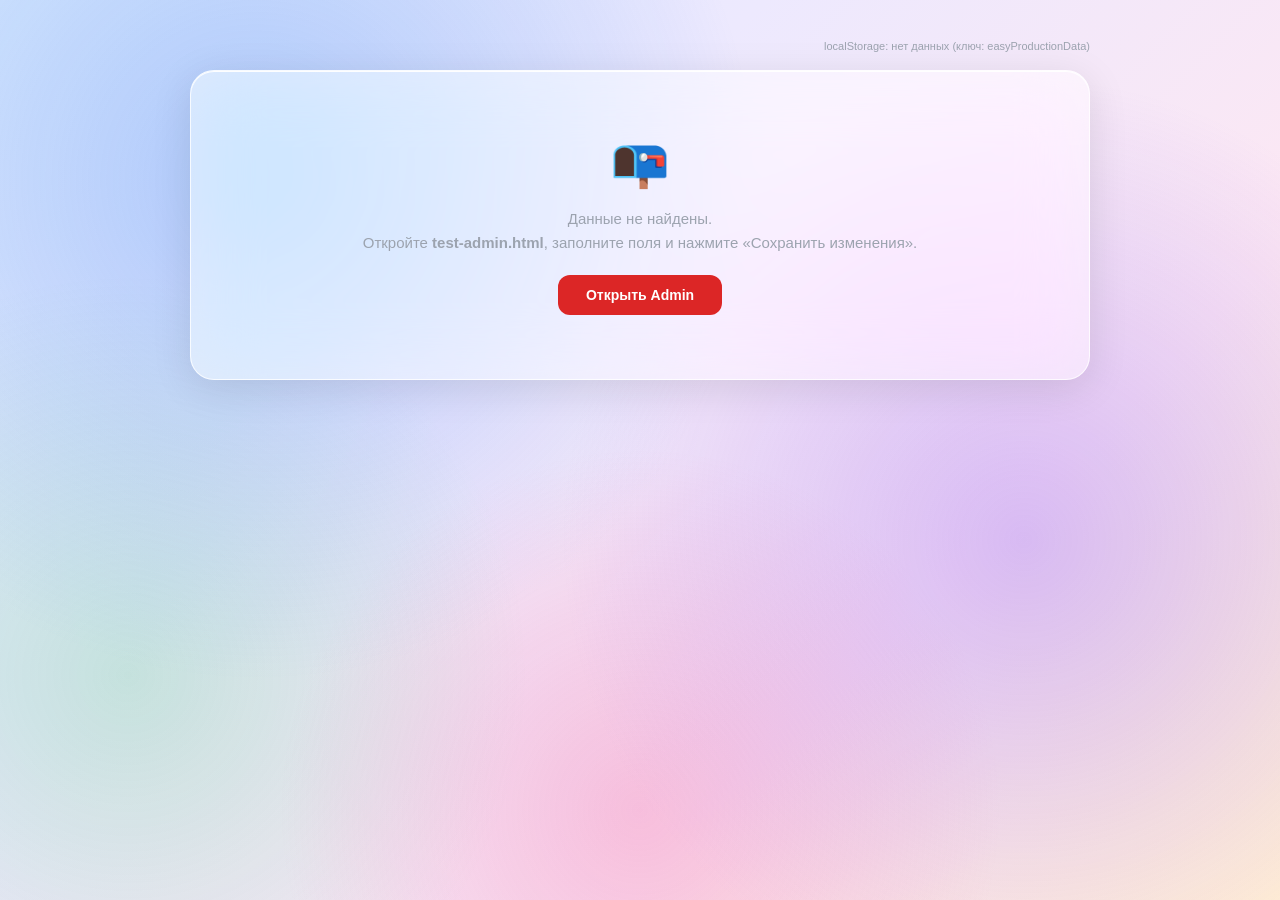
<file: test-site.html>
<!DOCTYPE html>
<html lang="ru">
<head>
  <meta charset="UTF-8">
  <meta name="viewport" content="width=device-width, initial-scale=1.0">
  <title>Easy Production — Site</title>
  <style>
    * { box-sizing: border-box; margin: 0; padding: 0; }

    body {
      min-height: 100vh;
      font-family: -apple-system, BlinkMacSystemFont, 'Inter', sans-serif;
      font-size: 15px;
      color: #111;
      background: linear-gradient(135deg, #dbeafe 0%, #ede9fe 35%, #fce7f3 70%, #ffedd5 100%);
      background-attachment: fixed;
      padding: 40px 20px;
    }

    body::before {
      content: '';
      position: fixed;
      inset: 0;
      background:
        radial-gradient(circle at 20% 20%, rgba(59,130,246,0.32) 0%, transparent 40%),
        radial-gradient(circle at 80% 60%, rgba(139,92,246,0.32) 0%, transparent 40%),
        radial-gradient(circle at 50% 90%, rgba(236,72,153,0.26) 0%, transparent 35%),
        radial-gradient(circle at 10% 75%, rgba(34,197,94,0.20) 0%, transparent 30%);
      pointer-events: none;
      z-index: 0;
    }

    .wrap {
      position: relative;
      z-index: 1;
      max-width: 900px;
      margin: 0 auto;
    }

    /* ── Glass panel ───────────────────────────────────────────────────── */
    .glass {
      background: rgba(255,255,255,0.52);
      -webkit-backdrop-filter: blur(32px) saturate(200%);
      backdrop-filter: blur(32px) saturate(200%);
      border: 1px solid rgba(255,255,255,0.78);
      border-radius: 24px;
      box-shadow: 0 8px 40px rgba(0,0,0,0.10), inset 0 1px 0 rgba(255,255,255,0.95);
      margin-bottom: 24px;
      overflow: hidden;
    }

    /* ── Photo slider ──────────────────────────────────────────────────── */
    .slider {
      position: relative;
      width: 100%;
      overflow: hidden;
      background: rgba(0,0,0,0.06);
    }

    .slider-track {
      position: relative;
      width: 100%;
      height: 100%;
    }

    .slide {
      position: absolute;
      inset: 0;
      opacity: 0;
      transition: opacity 0.55s ease;
    }

    .slide img {
      width: 100%; height: 100%;
      object-fit: cover;
      display: block;
    }

    .slide.active { opacity: 1; }

    .arrow {
      position: absolute;
      top: 50%;
      transform: translateY(-50%);
      background: rgba(255,255,255,0.88);
      -webkit-backdrop-filter: blur(8px);
      backdrop-filter: blur(8px);
      border: none;
      border-radius: 50%;
      width: 40px; height: 40px;
      cursor: pointer;
      font-size: 22px;
      color: #DC2626;
      display: flex;
      align-items: center;
      justify-content: center;
      z-index: 10;
      padding: 0;
      box-shadow: 0 2px 10px rgba(0,0,0,0.15);
      transition: transform 0.2s, box-shadow 0.2s;
    }

    .arrow:hover {
      transform: translateY(-50%) scale(1.1);
      box-shadow: 0 4px 18px rgba(0,0,0,0.20);
    }

    .arrow.prev { left: 14px; }
    .arrow.next { right: 14px; }

    .dots {
      position: absolute;
      bottom: 12px;
      left: 50%;
      transform: translateX(-50%);
      display: flex;
      gap: 7px;
      z-index: 10;
    }

    .dot {
      width: 8px; height: 8px;
      border-radius: 50%;
      background: rgba(255,255,255,0.55);
      border: 1.5px solid rgba(0,0,0,0.15);
      cursor: pointer;
      transition: background 0.3s, transform 0.3s;
      padding: 0;
    }

    .dot.active {
      background: #DC2626;
      transform: scale(1.35);
    }

    /* ── Hero text ─────────────────────────────────────────────────────── */
    .hero-body {
      padding: 48px;
    }

    .hero-label {
      font-size: 11px;
      font-weight: 700;
      color: #DC2626;
      text-transform: uppercase;
      letter-spacing: 1.5px;
      margin-bottom: 14px;
    }

    .hero-title {
      font-size: clamp(36px, 6vw, 64px);
      font-weight: 800;
      line-height: 1.08;
      letter-spacing: -1.5px;
      color: #111;
      margin-bottom: 16px;
    }

    .hero-sub {
      font-size: 17px;
      color: #5C5C6B;
      line-height: 1.6;
      max-width: 520px;
    }

    /* ── Section heading ───────────────────────────────────────────────── */
    .section-h {
      font-size: 18px;
      font-weight: 700;
      color: #DC2626;
      margin-bottom: 14px;
    }

    /* ── Card body ─────────────────────────────────────────────────────── */
    .card-body {
      padding: 28px 32px;
    }

    .card-body h3 {
      font-size: 20px;
      font-weight: 700;
      color: #111;
      margin-bottom: 10px;
    }

    .card-body p {
      color: #5C5C6B;
      line-height: 1.6;
    }

    /* ── Empty / debug ─────────────────────────────────────────────────── */
    .empty {
      text-align: center;
      padding: 64px 40px;
      color: #9CA3AF;
    }

    .empty-icon { font-size: 48px; margin-bottom: 16px; }
    .empty p { font-size: 15px; line-height: 1.6; }

    .empty a {
      display: inline-block;
      margin-top: 20px;
      background: #DC2626;
      color: white;
      text-decoration: none;
      padding: 12px 28px;
      border-radius: 12px;
      font-weight: 600;
      font-size: 14px;
    }

    .debug {
      font-size: 11px;
      color: #9CA3AF;
      text-align: right;
      margin-bottom: 18px;
    }
  </style>
</head>
<body>
<div class="wrap">

  <div class="debug" id="dbg">Загрузка...</div>
  <div id="content"></div>

</div>

<script>
  var KEY = 'easyProductionData';

  function esc(str) {
    return String(str)
      .replace(/&/g, '&amp;')
      .replace(/</g, '&lt;')
      .replace(/>/g, '&gt;')
      .replace(/"/g, '&quot;');
  }

  function buildSlider(photos, heightPx) {
    if (!photos || !photos.length) return '';
    var h = heightPx || 320;

    var slides = photos.map(function(src, i) {
      return '<div class="slide' + (i === 0 ? ' active' : '') + '">' +
        '<img src="' + src + '" alt="Фото ' + (i + 1) + '" loading="lazy">' +
        '</div>';
    }).join('');

    var controls = '';
    if (photos.length > 1) {
      var dotHtml = photos.map(function(_, i) {
        return '<button class="dot' + (i === 0 ? ' active' : '') + '"></button>';
      }).join('');
      controls =
        '<button class="arrow prev">&#8249;</button>' +
        '<button class="arrow next">&#8250;</button>' +
        '<div class="dots">' + dotHtml + '</div>';
    }

    return '<div class="slider" style="height:' + h + 'px">' + slides + controls + '</div>';
  }

  function initSliders() {
    document.querySelectorAll('.slider').forEach(function(el) {
      var slides = el.querySelectorAll('.slide');
      var dots   = el.querySelectorAll('.dot');
      var prev   = el.querySelector('.prev');
      var next   = el.querySelector('.next');
      if (slides.length < 2) return;

      var cur = 0;
      function go(idx) {
        slides[cur].classList.remove('active');
        dots[cur].classList.remove('active');
        cur = (idx + slides.length) % slides.length;
        slides[cur].classList.add('active');
        dots[cur].classList.add('active');
      }

      if (prev) prev.addEventListener('click', function() { go(cur - 1); });
      if (next) next.addEventListener('click', function() { go(cur + 1); });
      dots.forEach(function(d, i) { d.addEventListener('click', function() { go(i); }); });

      var timer = setInterval(function() { go(cur + 1); }, 5000);
      el.addEventListener('mouseenter', function() { clearInterval(timer); });
      el.addEventListener('mouseleave', function() {
        timer = setInterval(function() { go(cur + 1); }, 5000);
      });
    });
  }

  // ── Render ──────────────────────────────────────────────────────────────
  (function render() {
    var dbg     = document.getElementById('dbg');
    var content = document.getElementById('content');
    var raw     = localStorage.getItem(KEY);

    if (!raw) {
      dbg.textContent = 'localStorage: нет данных (ключ: ' + KEY + ')';
      content.innerHTML =
        '<div class="glass"><div class="empty">' +
        '<div class="empty-icon">&#128237;</div>' +
        '<p>Данные не найдены.<br>Откройте <strong>test-admin.html</strong>, заполните поля и нажмите «Сохранить изменения».</p>' +
        '<a href="test-admin.html">Открыть Admin</a>' +
        '</div></div>';
      return;
    }

    var data;
    try { data = JSON.parse(raw); }
    catch (e) {
      dbg.textContent = 'Ошибка JSON: ' + e.message;
      return;
    }

    dbg.textContent = (data._savedAt
      ? 'Сохранено: ' + new Date(data._savedAt).toLocaleString('ru')
      : 'Данные из localStorage') + ' | ключ: ' + KEY;

    var html = '';

    // Hero
    if (data.hero) {
      var heroPhotos = Array.isArray(data.hero.photos) ? data.hero.photos : [];
      html +=
        '<div class="glass">' +
        buildSlider(heroPhotos, 340) +
        '<div class="hero-body">' +
        '<p class="hero-label">Easy Production</p>' +
        '<h1 class="hero-title">' + esc(data.hero.title || 'Без заголовка') + '</h1>' +
        (data.hero.subtitle ? '<p class="hero-sub">' + esc(data.hero.subtitle) + '</p>' : '') +
        '</div></div>';
    }

    // Services card 1
    var c1 = data.services && data.services.card1;
    if (c1) {
      var c1Photos = Array.isArray(c1.photos) ? c1.photos : [];
      html +=
        '<p class="section-h">Услуги</p>' +
        '<div class="glass">' +
        buildSlider(c1Photos, 220) +
        '<div class="card-body">' +
        '<h3>' + esc(c1.title || 'Без названия') + '</h3>' +
        (c1.desc ? '<p>' + esc(c1.desc) + '</p>' : '') +
        '</div></div>';
    }

    if (!html) {
      html =
        '<div class="glass"><div class="empty">' +
        '<div class="empty-icon">&#9888;&#65039;</div>' +
        '<p>Данные найдены, но секции пусты.</p>' +
        '<a href="test-admin.html">Заполнить в Admin</a>' +
        '</div></div>';
    }

    content.innerHTML = html;
    initSliders();
  })();
</script>
</body>
</html>
</file>
